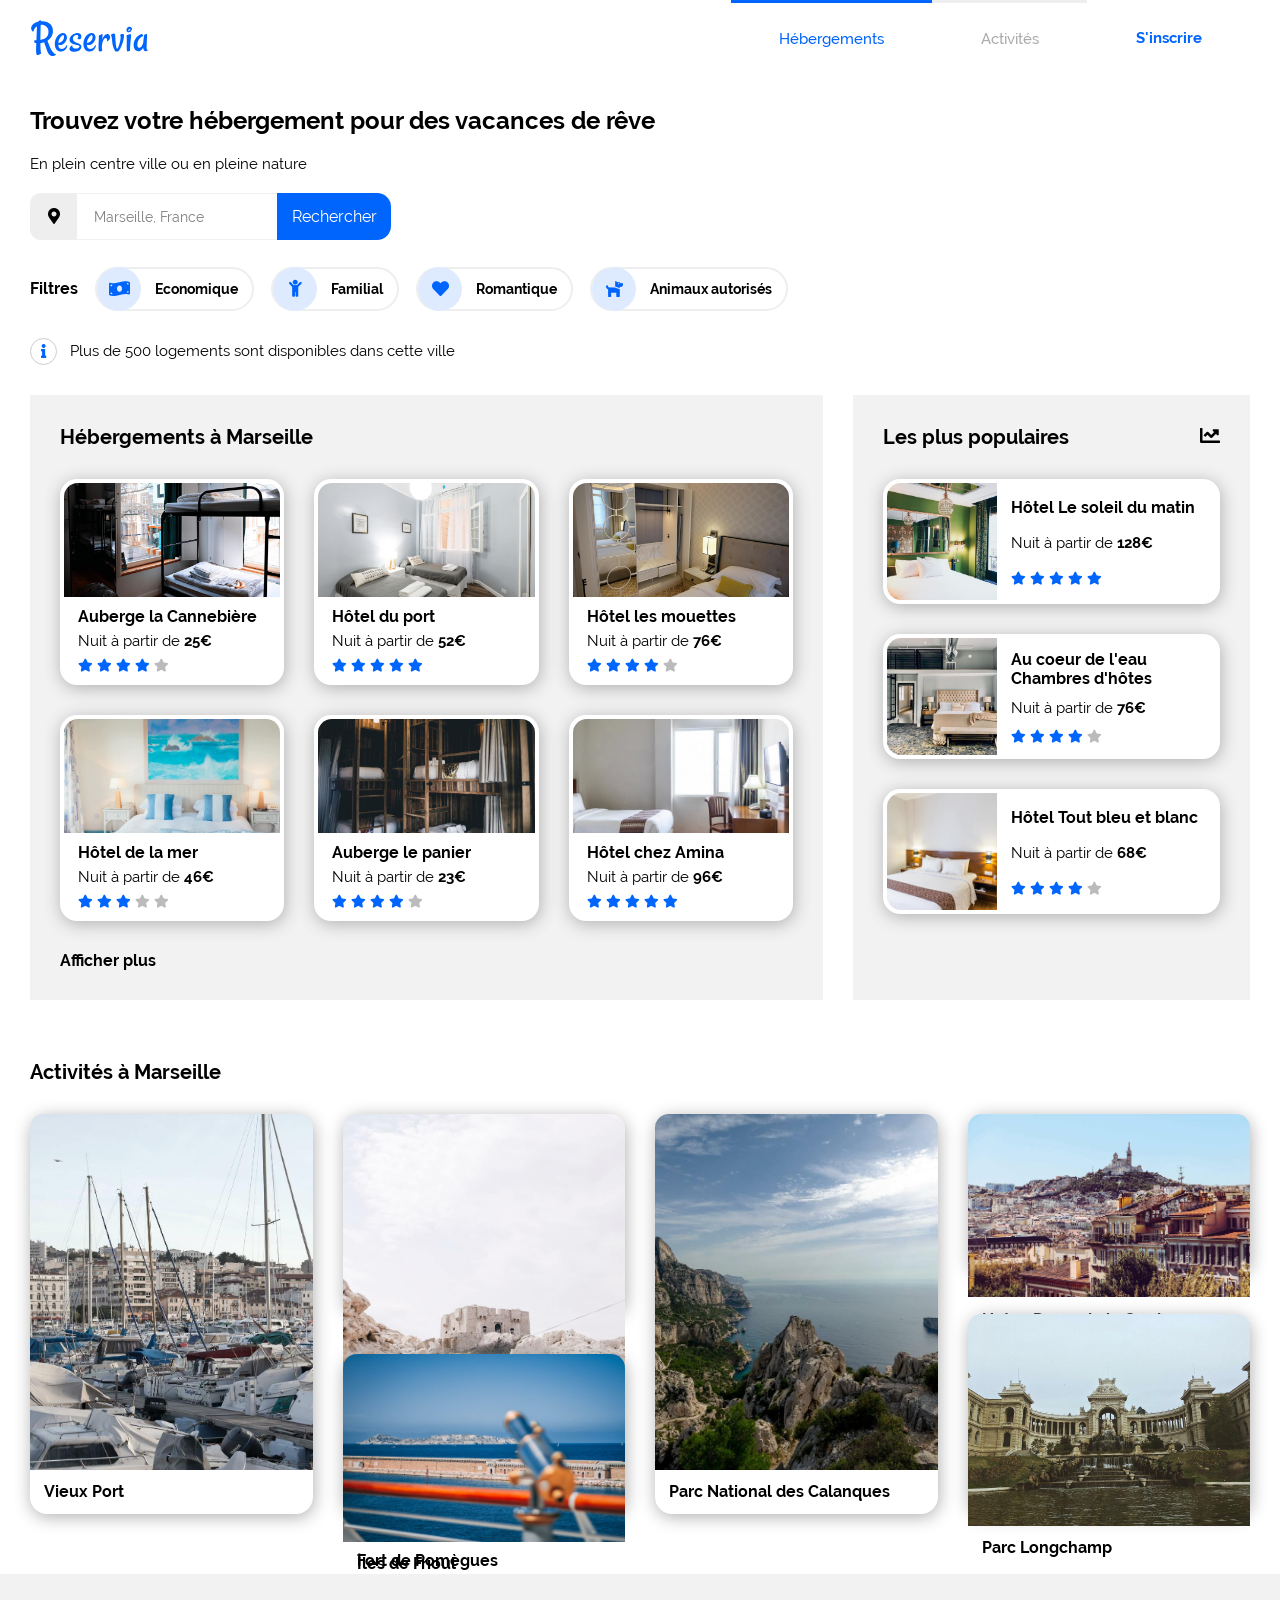
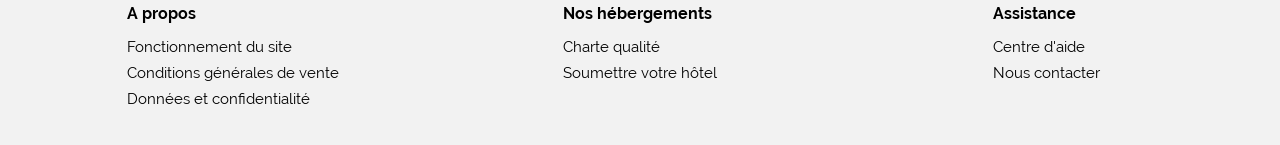
<file: index.html>
<!DOCTYPE html>
<html lang='FR'>
    <head>
        <meta charset='utf-8' />
        <meta name='viewport' content='width=device-width, initial-scale=1' />
        <meta name='author' content='Luc Marcilly' />
        <meta name='description' content='Page web développée dans le cadre du projet 2 de la formation Développeur Web d&apos;Openclassrooms' />
        <link rel='stylesheet' href='assets/css/all.css' />
        <link rel='stylesheet' href='assets/css/main.css' />
        <title>Reservia_ml</title>
    </head>

    <body>
        <div id='page' class='grid'>

            <nav class='grid'>
                <div class='logo flex'>
                    <img src='images/logo/Reservia.svg' alt='Logo Reservia'>
                </div>
                <div class='navLink flex'>
                    <a href='#'><strong>S'inscrire</strong></a>
                </div>
                <div class='navLink flex'>
                    <a href='#main'>Hébergements</a>
                </div>
                <div class='navLink flex'>
                    <a href='#activities' class='unactive'>Activités</a>
                </div>
            </nav>

            <header class='grid'>
                <h1>Trouvez votre hébergement pour des vacances de rêve</h1>
                <p>En plein centre ville ou en pleine nature</p>
                <div id='search' class='grid'>
                    <div class='flex'><i class='fas fa-map-marker-alt'></i></div>
                    <input type='search' name='search' id='searchField' placeholder='Marseille, France'>
                    <button><span class='btnText'>Rechercher</span><span class='btnIcon flex'><i class='fas fa-search'></i></span></button>
                </div>
                <div id='filters' class='flex'>
                    <h3>Filtres</h3>
                    <div class='filter flex'>
                        <div class='filterIcon flex'><i class='fas fa-money-bill-wave'></i></div>
                        <p>Economique</p>
                    </div>
                    <div class='filter flex'>
                        <div class='filterIcon flex'><i class='fas fa-child'></i></div>
                        <p>Familial</p>
                    </div>
                    <div class='filter flex'>
                        <div class='filterIcon flex'><i class='fas fa-heart'></i></div>
                        <p>Romantique</p>
                    </div>
                    <div class='filter flex'>
                        <div class='filterIcon flex'><i class='fas fa-dog'></i></div>
                        <p>Animaux autorisés</p>
                    </div>
                </div>
                <div class='count grid'>
                    <i class='fas fa-info flex'></i>
                    <p>Plus de 500 logements sont disponibles dans cette ville</p>
                </div>
            </header>

            <main id='main' class='grid'>
                <section id='results' class='grid'>
                    <h2>Hébergements à Marseille</h2>
                    <div class='mosaic grid'>
                        <a href='#'>
                        <article class='card grid'>
                            <img src='images/hebergements/3_medium/marcus-loke-WQJvWU_HZFo-unsplash.jpg' alt='Photo Auberge la Cannebière'>
                            <div class='info'>
                                <h3>Auberge la Cannebière</h3>
                                <p>Nuit à partir de <strong>25€</strong></p>
                                <div class='rating'>
                                    <i class='fas fa-star'></i>
                                    <i class='fas fa-star'></i>
                                    <i class='fas fa-star'></i>
                                    <i class='fas fa-star'></i>
                                    <i class='fas fa-star off'></i>
                                </div>
                            </div>
                        </article>
                        </a>
                        <a href='#'>
                        <article class='card grid'>
                            <img src='images/hebergements/3_medium/fred-kleber-gTbaxaVLvsg-unsplash.jpg' alt='Photo Hôtel du port'>
                            <div class='info'>
                                <h3>Hôtel du port</h3>
                                <p>Nuit à partir de <strong>52€</strong></p>
                                <div class='rating'>
                                    <i class='fas fa-star'></i>
                                    <i class='fas fa-star'></i>
                                    <i class='fas fa-star'></i>
                                    <i class='fas fa-star'></i>
                                    <i class='fas fa-star'></i>
                                </div>
                            </div>
                        </article>
                        </a>
                        <a href='#'>
                        <article class='card grid'>
                            <img src='images/hebergements/3_medium/reisetopia-B8WIgxA_PFU-unsplash.jpg' alt='Photo Hôtel les mouettes'>
                            <div class='info'>
                                <h3>Hôtel les mouettes</h3>
                                <p>Nuit à partir de <strong>76€</strong></p>
                                <div class='rating'>
                                    <i class='fas fa-star'></i>
                                    <i class='fas fa-star'></i>
                                    <i class='fas fa-star'></i>
                                    <i class='fas fa-star'></i>
                                    <i class='fas fa-star off'></i>
                                </div>
                            </div>
                        </article>
                        </a>
                        <a href='#'>
                        <article class='card grid'>
                            <img src='images/hebergements/3_medium/annie-spratt-Eg1qcIitAuA-unsplash.jpg' alt='Photo Hôtel de la mer'>
                            <div class='info'>
                                <h3>Hôtel de la mer</h3>
                                <p>Nuit à partir de <strong>46€</strong></p>
                                <div class='rating'>
                                    <i class='fas fa-star'></i>
                                    <i class='fas fa-star'></i>
                                    <i class='fas fa-star'></i>
                                    <i class='fas fa-star off'></i>
                                    <i class='fas fa-star off'></i>
                                </div>
                            </div>
                        </article>
                        </a>
                        <a href='#'>
                        <article class='card grid'>
                            <img src='images/hebergements/3_medium/nicate-lee-kT-ZyaiwBe0-unsplash.jpg' alt='Photo Auberge le panier'>
                            <div class='info'>
                                <h3>Auberge le panier</h3>
                                <p>Nuit à partir de <strong>23€</strong></p>
                                <div class='rating'>
                                    <i class='fas fa-star'></i>
                                    <i class='fas fa-star'></i>
                                    <i class='fas fa-star'></i>
                                    <i class='fas fa-star'></i>
                                    <i class='fas fa-star off'></i>
                                </div>
                            </div>
                        </article>
                        </a>
                        <a href='#'>
                        <article class='card grid'>
                            <img src='images/hebergements/3_medium/febrian-zakaria-M6S1WvfW68A-unsplash.jpg' alt='Photo Hôtel chez Amina'>
                            <div class='info'>
                                <h3>Hôtel chez Amina</h3>
                                <p>Nuit à partir de <strong>96€</strong></p>
                                <div class='rating'>
                                    <i class='fas fa-star'></i>
                                    <i class='fas fa-star'></i>
                                    <i class='fas fa-star'></i>
                                    <i class='fas fa-star'></i>
                                    <i class='fas fa-star'></i>
                                </div>
                            </div>
                        </article>
                        </a>
                    </div>
                    <a href='#'><h3>Afficher plus</h3></a>
                </section>
                <section id='popular' class='grid'>
                    <div class='text flex'>
                        <h2>Les plus populaires</h2>
                        <a href='#'><i class='fas fa-chart-line'></i></a>
                    </div>
                    <div class='mosaic grid'>
                        <a href='#'>
                        <article class='card grid'>
                            <img src='images/hebergements/3_medium/emile-guillemot-Bj_rcSC5XfE-unsplash.jpg' alt='Photo Hôtel Le soleil du matin'>
                            <div class='info'>
                                <h3>Hôtel Le soleil du matin</h3>
                                <p>Nuit à partir de <strong>128€</strong></p>
                                <div class='rating'>
                                    <i class='fas fa-star'></i>
                                    <i class='fas fa-star'></i>
                                    <i class='fas fa-star'></i>
                                    <i class='fas fa-star'></i>
                                    <i class='fas fa-star'></i>
                                </div>
                            </div>
                        </article>
                        </a>
                        <a href='#'>
                        <article class='card grid'>
                            <img src='images/hebergements/3_medium/aw-creative-VGs8z60yT2c-unsplash.jpg' alt='Photo Au coeur de l&apos;eau Chambres d&apos;hôtes'>
                            <div class='info'>
                                <h3>Au coeur de l'eau Chambres d'hôtes</h3>
                                <p>Nuit à partir de <strong>76€</strong></p>
                                <div class='rating'>
                                    <i class='fas fa-star'></i>
                                    <i class='fas fa-star'></i>
                                    <i class='fas fa-star'></i>
                                    <i class='fas fa-star'></i>
                                    <i class='fas fa-star off'></i>
                                </div>
                            </div>
                        </article>
                        </a>
                        <a href='#'>
                        <article class='card grid'>
                            <img src='images/hebergements/3_medium/febrian-zakaria-sjvU0THccQA-unsplash.jpg' alt='Photo Hôtel Tout bleu et blanc'>
                            <div class='info'>
                                <h3>Hôtel Tout bleu et blanc</h3>
                                <p>Nuit à partir de <strong>68€</strong></p>
                                <div class='rating'>
                                    <i class='fas fa-star'></i>
                                    <i class='fas fa-star'></i>
                                    <i class='fas fa-star'></i>
                                    <i class='fas fa-star'></i>
                                    <i class='fas fa-star off'></i>
                                </div>
                            </div>
                        </article>
                        </a>
                    </div>
                </section>
            </main>

            <section id='activities' class='grid'>
                <h2>Activités à Marseille</h2>
                <div class='mosaic grid'>
                    <a href='#'>
                    <article class='card grid'>
                        <img src='images/activites/3_medium/reno-laithienne-QUgJhdY5Fyk-unsplash.jpg' alt='Photo Vieux Port'>
                        <h3>Vieux Port</h3>
                    </article>
                    </a>
                    <a href='#'>
                    <article class='card grid'>
                        <img src='images/activites/3_medium/paul-hermann-QFTrLdQIRhI-unsplash.jpg' alt='Photo Fort de Pomègues'>
                        <h3>Fort de Pomègues</h3>
                    </article>
                    </a>
                    <a href='#'>
                    <article class='card grid'>
                        <img src='images/activites/3_medium/kevin-hikari-rV_Qd1l-VXg-unsplash.jpg' alt='Photo Îles de Frioul'>
                        <h3>Îles de Frioul</h3>
                    </article>
                    </a>
                    <a href='#'>
                    <article class='card grid'>
                        <img src='images/activites/3_medium/kilyan-sockalingum-NR8-cBCN3aI-unsplash.jpg' alt='Photo Parc National des Calanques'>
                        <h3>Parc National des Calanques</h3>
                    </article>
                    </a>
                    <a href='#'>
                    <article class='card grid'>
                        <img src='images/activites/3_medium/florian-wehde-xW9e8gdotxI-unsplash.jpg' alt='Photo Notre-Dame de la Garde'>
                        <h3>Notre-Dame de la Garde</h3>
                    </article>
                    </a>
                    <a href='#'>
                    <article class='card grid'>
                        <img src='images/activites/3_medium/lena-paulin-wH2-EJoDcV0-unsplash.jpg' alt='Photo Parc Longchamp'>
                        <h3>Parc Longchamp</h3>
                    </article>
                    </a>
                </div>
            </section>

            <footer class='grid'>
                <article>
                    <h3>A propos</h3>
                    <ul>
                        <li><a href='#'>Fonctionnement du site</a></li>
                        <li><a href='#'>Conditions générales de vente</a></li>
                        <li><a href='#'>Données et confidentialité</a></li>
                    </ul>
                </article>
                <article>
                    <h3>Nos hébergements</h3>
                    <ul>
                        <li><a href='#'>Charte qualité</a></li>
                        <li><a href='#'>Soumettre votre hôtel</a></li>
                    </ul>
                </article>
                <article>
                    <h3>Assistance</h3>
                    <ul>
                        <li><a href='#'>Centre d'aide</a></li>
                        <li><a href='#'>Nous contacter</a></li>
                    </ul>
                </article>
            </footer>
            
        </div>
    </body>
</html>
</file>
<file: assets/css/main.css>
@-ms-viewport { width: device-width; }

html, body { box-sizing: border-box; max-width: 100%; scroll-behavior: smooth; }

*, *::before, *::after { box-sizing: inherit; margin: 0; }

/* ---- fonts ---- */

@font-face {
    font-family: 'Raleway';
    src: url('../webfonts/Raleway/Raleway-Regular.ttf') format('truetype');
    font-weight: 400;
}
@font-face {
    font-family: 'Raleway';
    src: url('../webfonts/Raleway/Raleway-Medium.ttf') format('truetype');
    font-weight: 500;
}
@font-face {
    font-family: 'Raleway';
    src: url('../webfonts/Raleway/Raleway-Bold.ttf') format('truetype');
    font-weight: 700;
}

/* ---- global ---- */

body, input, button { font-family: 'Raleway', Arial, Helvetica, sans-serif; font-size: 100%; }

a { text-decoration: none; color: #000000; font-size: 15px; }

h1 { font-size: 24px; } h2 { font-size: 20px; } h3 { font-size: 16px; }

p { font-size: 15px; }

#page { max-width: 1370px; gap: 30px; margin: auto; }

.flex { display: flex; justify-content: center; align-items: center; }

#results, #popular, #activities {
    background-color: #f2f2f2;
    grid-template-columns: 1fr;
    gap: 30px;
    padding: 30px;
    align-content: flex-start; }

.card {
    background-color: #ffffff;
    height: 100%;
    padding: 4px;
    border-radius: 17px;
    box-shadow: 1px 3px 17px #b0b0b0;
    transition: background-color 0.1s ease-in-out, transform 0.1s ease-in-out; }

img { object-fit: cover; width: 100%; height: 100%; }

    #results img, #activities img {
        border-top-left-radius: 14px;
        border-top-right-radius: 14px;
    }
    #popular img {
        border-top-left-radius: 14px;
        border-bottom-left-radius: 14px;
    }

.mosaic { grid-template-columns: repeat(3, 3fr); gap: 30px; }

    .mosaic a:hover > article { background-color: #deebff; transform: translate(4px, 4px); }

.grid { display: grid; }

/* ---- nav ---- */

nav { grid-template-columns: auto; grid-auto-flow: dense; margin: 0 30px; }

    nav > :nth-child(2) { grid-column: 9; }
    nav > :nth-child(3) { grid-column: 7; border-top: solid 3px #0065fc; }
    nav > :nth-child(4) { grid-column: 8; border-top: solid 3px #eeeeee; }

.logo { padding: 10px 0; justify-content: unset; }

    .logo img { width: 120px; }

nav a { color: #0065fc; font-weight: 500; }

    .unactive { color: #aaaaaa; }

/* ---- header ---- */

header { grid-template-columns: 1fr; gap: 20px; margin: 0 30px; }

    /* -- search -- */

    #search { grid-template-columns: 47px 200px 114px; height: 47px; }

        #search > div {
            background-color: #eeeeee;
            border-top-left-radius: 11px;
            border-bottom-left-radius: 11px;
        }

    input {
        border: solid 1.5px #f2f2f2;
        border-left: none;
        border-right: none;
        height: 100%;
        padding-left: 17px; }

        ::placeholder { opacity: 1; color: grey; font-size: 14px; }

    button {
        background-color: #0065fc;
        color: #ffffff;
        border: none;
        height: 100%;
        border-top-right-radius: 14px;
        border-bottom-right-radius: 14px;
    }
        .btnIcon { display: none; font-size: 17px; }

    /* -- filters -- */

    #filters { justify-content: unset; flex-wrap: wrap; }

        #filters h3 { margin-right: 17px; }

        #filters p {
            font-size: 14px;
            font-weight: 600;
            margin: 0 14px;
            transition: color 0.1s ease-in-out; }

            .filter:hover p { color: #0065fc; }

    .filter {
        border: solid 2px #eeeeee;
        height: 44px;
        border-radius: 30px;
        margin-right: 14px;
        margin: 7px 17px 7px 0;
        cursor: pointer;
        transition: background-color 0.1s ease-in-out; }

        .filter:hover { background-color: #deebff; }

    .filterIcon {
        background-color: #deebff;
        color: #0065fc;
        font-size: 17px;
        padding: 10px;
        height: 44px;
        width: 44px;
        border-radius: 100%;
        transition: background-color 0.1s ease-in-out, color 0.1s ease-in-out; }

        .filter:hover > .filterIcon { background-color: #eeeeee; color: #555555; }

.count { grid-template-columns: 40px auto; align-items: center; }

.fa-info {
    color: #0065fc;
    border: solid 1.5px #cccccc;
    border-radius: 100%;
    font-size: 14px;
    width: 27px;
    height: 27px; }

/* ---- main ---- */

main { grid-template-columns: 2fr 1fr; gap: 30px; margin: 0 30px; }

.info {
    display: flex;
    flex-direction: column;
    justify-content: space-around;
    padding: 7px 4px 4px 14px; }

.fa-star { font-size: 13px; color: #0065fc; }

    .off { color: #bbbbbb; }

        /* -- results -- */

        #results .card { grid-template-columns: 1fr; grid-template-rows: 114px 84px; height: 100%; }

        /* -- popular -- */

        .text { justify-content: space-between; }

        .fa-chart-line { font-size: 20px; }

        #popular .mosaic { grid-template-columns: 1fr; }

        #popular .card { grid-template-columns: 1fr 2fr; grid-template-rows: 117px; height: 100%; }

/* ---- activities ---- */

#activities { background-color: transparent; padding: 30px 0; margin: 0 30px; }

#activities .mosaic { grid-template-columns: repeat(4, 4fr); grid-auto-rows: 40px; row-gap: 0; }

    #activities .mosaic > :nth-child(1) { grid-column: 1; grid-row: 1 / span 10; }
    #activities .mosaic > :nth-child(2) { grid-column: 2; grid-row: 1 / span 5; }
    #activities .mosaic > :nth-child(3) { grid-column: 2; grid-row: 7 / span 4; }
    #activities .mosaic > :nth-child(4) { grid-column: 3; grid-row: 1 / span 10; }
    #activities .mosaic > :nth-child(5) { grid-column: 4; grid-row: 1 / span 4; }
    #activities .mosaic > :nth-child(6) { grid-column: 4; grid-row: 6 / span 5; }

#activities .card { grid-template-rows: auto 44px; align-items: center; padding: 0; }

        #activities .card h3 { margin: 0 14px; }

/* ---- footer ---- */

footer {
    background-color: #f2f2f2;
    display: grid;
    grid-template-columns: repeat(3, 30%);
    justify-content: space-around;
    justify-items: center;
    padding: 30px; }

ul { list-style-type: none; padding: 14px 0 0 0; }

li { padding: 0 0 7px 0; }

/* ---- responsive ---- */

@media screen and (max-width: 1100px) {
    main { grid-template-columns: 1fr; }

    #popular { grid-row: 1; }

        #popular .mosaic { grid-template-columns: repeat(3, 3fr); }
}

@media screen and (max-width: 900px) {
    nav > :nth-child(2) { grid-column: 4; }
    nav > :nth-child(3) { grid-column: 2; }
    nav > :nth-child(4) { grid-column: 3; }

    #results .mosaic, #activities .mosaic { grid-template-columns: repeat(2, 2fr); }

    #popular .mosaic { grid-template-columns: 1fr; }

    #activities .mosaic { gap: 44px; }

        #activities .mosaic > :nth-child(n) { grid-column: unset; grid-row: span 3; }

    footer { padding: 30px; }
}

@media screen and (max-width: 570px) {
    nav, main { margin: 0; }

    /* -- nav -- */

    nav { grid-template-columns: repeat(2, 2fr); grid-template-rows: repeat(2, 2fr); }

        nav > :nth-child(2), nav > :nth-child(3), nav > :nth-child(4) {
            grid-column: unset;
            padding: 0 30px;
            border-top: none; }

            nav > :nth-child(3) { border-bottom: solid 3px #0065fc; }
            nav > :nth-child(4) { border-bottom: solid 3px #eeeeee; }

    .logo { padding-top: 0; justify-content: center; }

    /* -- header -- */

    #search { grid-template-columns: 45px auto 55px; height: 45px; }

    input { font-size: 13px; }

    .btnText { display: none; }

    .btnIcon { display: initial; }

    #filters h3 { width: 100%; margin-bottom: 7px; }

    /* -- main -- */

    main { gap: 0; }

    #results { background-color: transparent; }

    #results .mosaic, #activities .mosaic { grid-template-columns: 1fr; }

    /* -- footer -- */

    footer { grid-template-columns: 1fr; row-gap: 20px; justify-items: unset; }
}

@media screen and (max-width: 440px) {
    html, body { min-width: 320px; }

    #page { gap: 0; }
    
    header, #results, #popular, #activities, footer { padding: 30px 17px; margin: 0; }
}
</file>
